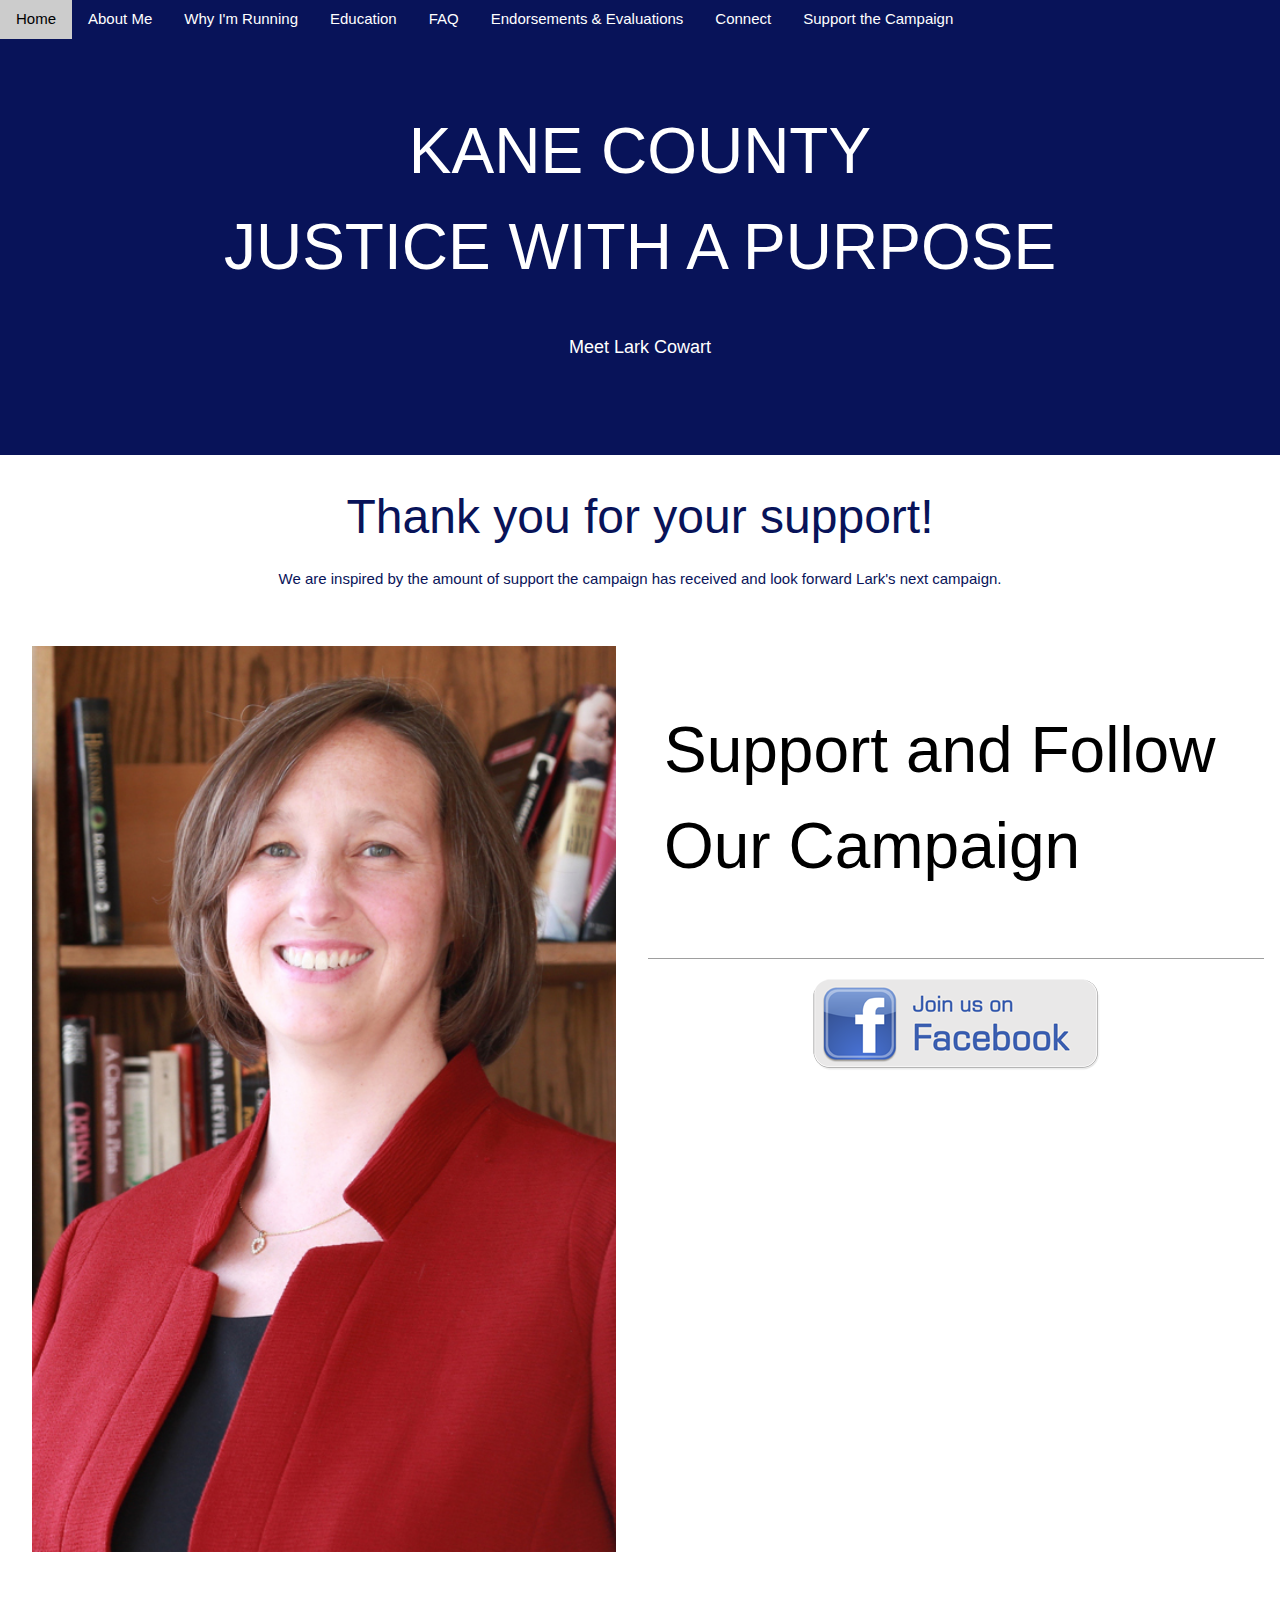
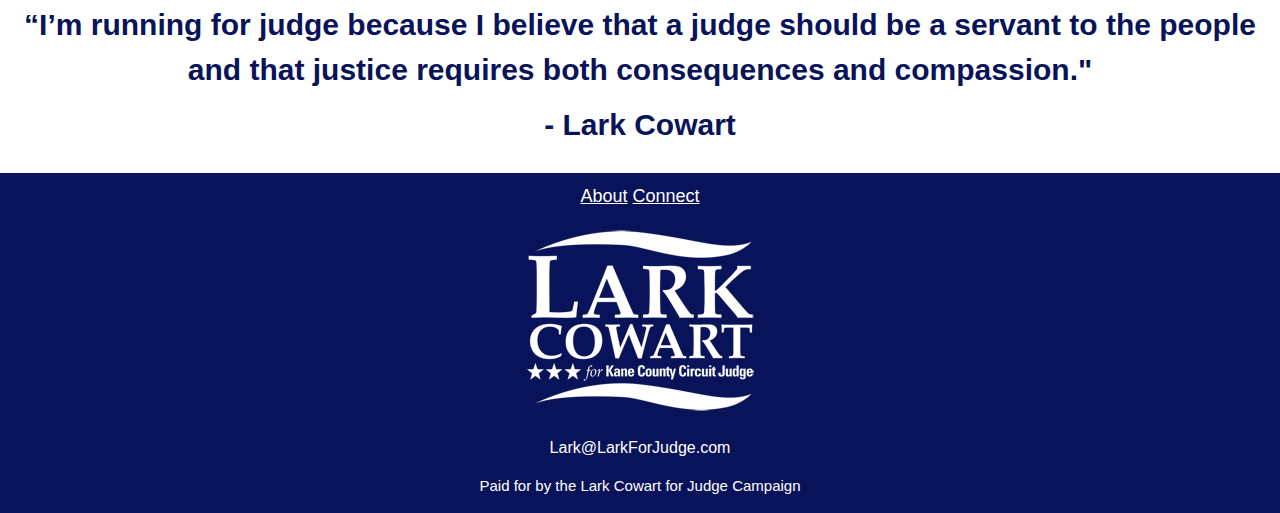
<file: index.html>
<!DOCTYPE html>
<html lang="en">
	<head>
                <!-- Global site tag (gtag.js) - Google Analytics -->
                <script async src="https://www.googletagmanager.com/gtag/js?id=UA-113552208-1"></script>
		<script src="scripts/gtag.js"></script>
		<title>Lark Cowart for Kane County Circuit Judge</title>
		<meta charset="utf-8">
		<meta name="viewport" content="width=device-width, initial-scale=1">
		<!--link rel="stylesheet" type="text/css" href="w3.css"-->
		<link rel="stylesheet" href="https://www.w3schools.com/w3css/4/w3.css">
		<!--link rel="stylesheet" href="https://www.w3schools.com/lib/w3-colors-highway.css"-->
		<link rel="stylesheet" href="larkforjudge.css">
		<script src="scripts/inc.js"></script>
		<script src="scripts/smallmenu.js"></script>

		<!--link rel="stylesheet" href="https://fonts.googleapis.com/css?family=Open+Sans|Roboto">		
		<style>
		.w3-opensans, a, h4, h5, h6 {
		  font-family: 'Open Sans', sans-serif;
		}
		.w3-roboto, h1, h2, h3 {
		  font-family: 'Roboto', sans-serif;
		}
		</style--> 
	</head>
	<body>
		<div w3-include-html="navigation.html"></div>

		<div class="w3-container w3-theme w3-center w3-large">
	  		<p class="w3-jumbo">KANE COUNTY<br>
			JUSTICE WITH A PURPOSE<br>
			<a href="about-me.html" class="w3-button w3-theme w3-center w3-large">Meet Lark Cowart</a><p>
		</div>

		<div class="w3-row-padding">
			<div class="w3-panel w3-text-theme w3-center">
				  <h2 class="w3-xxxlarge">Thank you for your support!</h2>
				    <p>We are inspired by the amount of support the campaign has received and look
				    forward Lark's next campaign.</p>
			</div>
                        <div class="w3-half w3-container">
			</div>
		</div>

		<div class="w3-row-padding">
			<div class="w3-half w3-panel">
				<img src="images/LarkPortrait.jpg" class="w3-padding" alt="Portrait of Lark Cowart" style="width:100%">	
			</div>
			<div class="w3-half w3-panel">
				<div class="w3-container w3-border-bottom w3-border-gray">
					<p class="w3-jumbo">Support and Follow Our Campaign<p>
				</div>
				<div class="w3-panel w3-center">
					<img src="images/facebookIcon2.png" alt="The facebook logo">
				</div>
			</div>
		</div>

		<div class="w3-panel w3-text-theme w3-center"> 
			<h2><b>“I’m running for judge because I believe that a judge should be a servant to the people and that justice requires both consequences and compassion."</b></h2>
			<h2><b> - Lark Cowart</b></h2>
		</div>
		
		<div w3-include-html="footer.html"></div>

		<script>
		includeHTML();
		</script>
	</body>
</html>
</file>
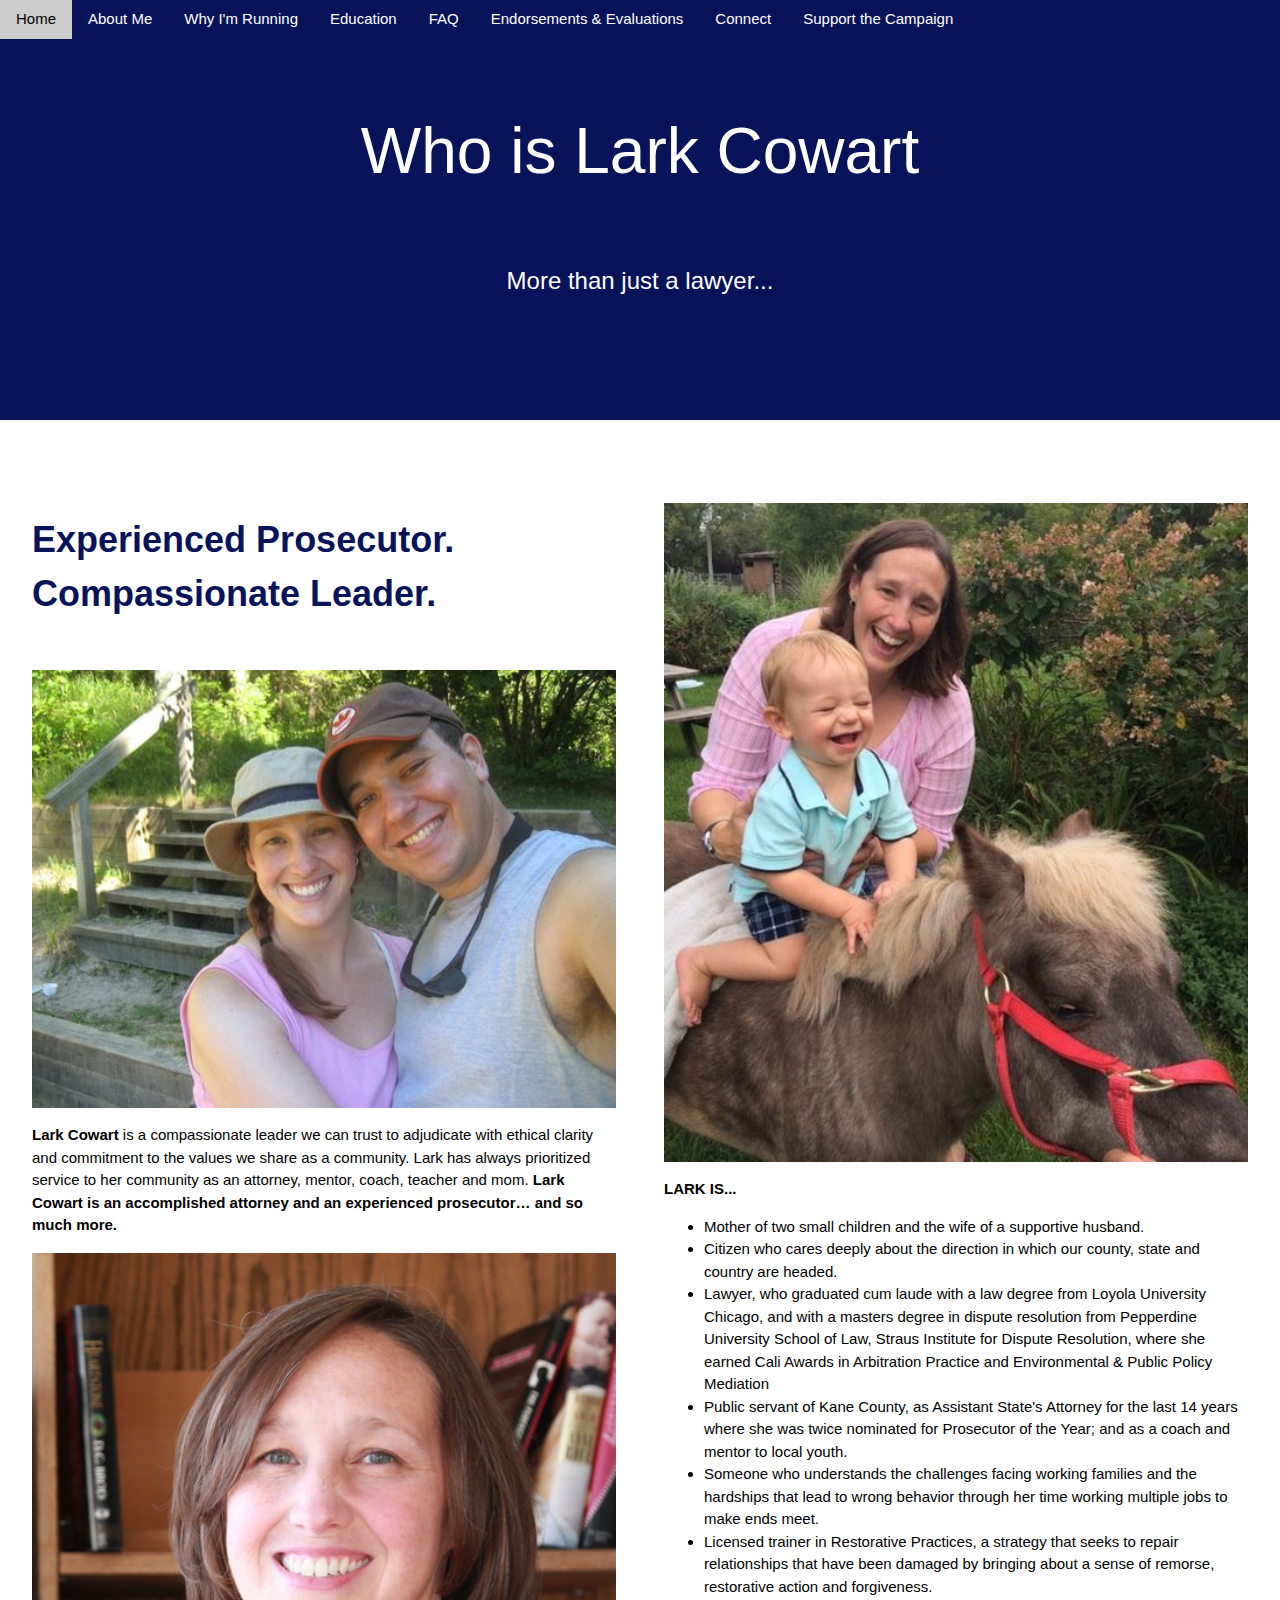
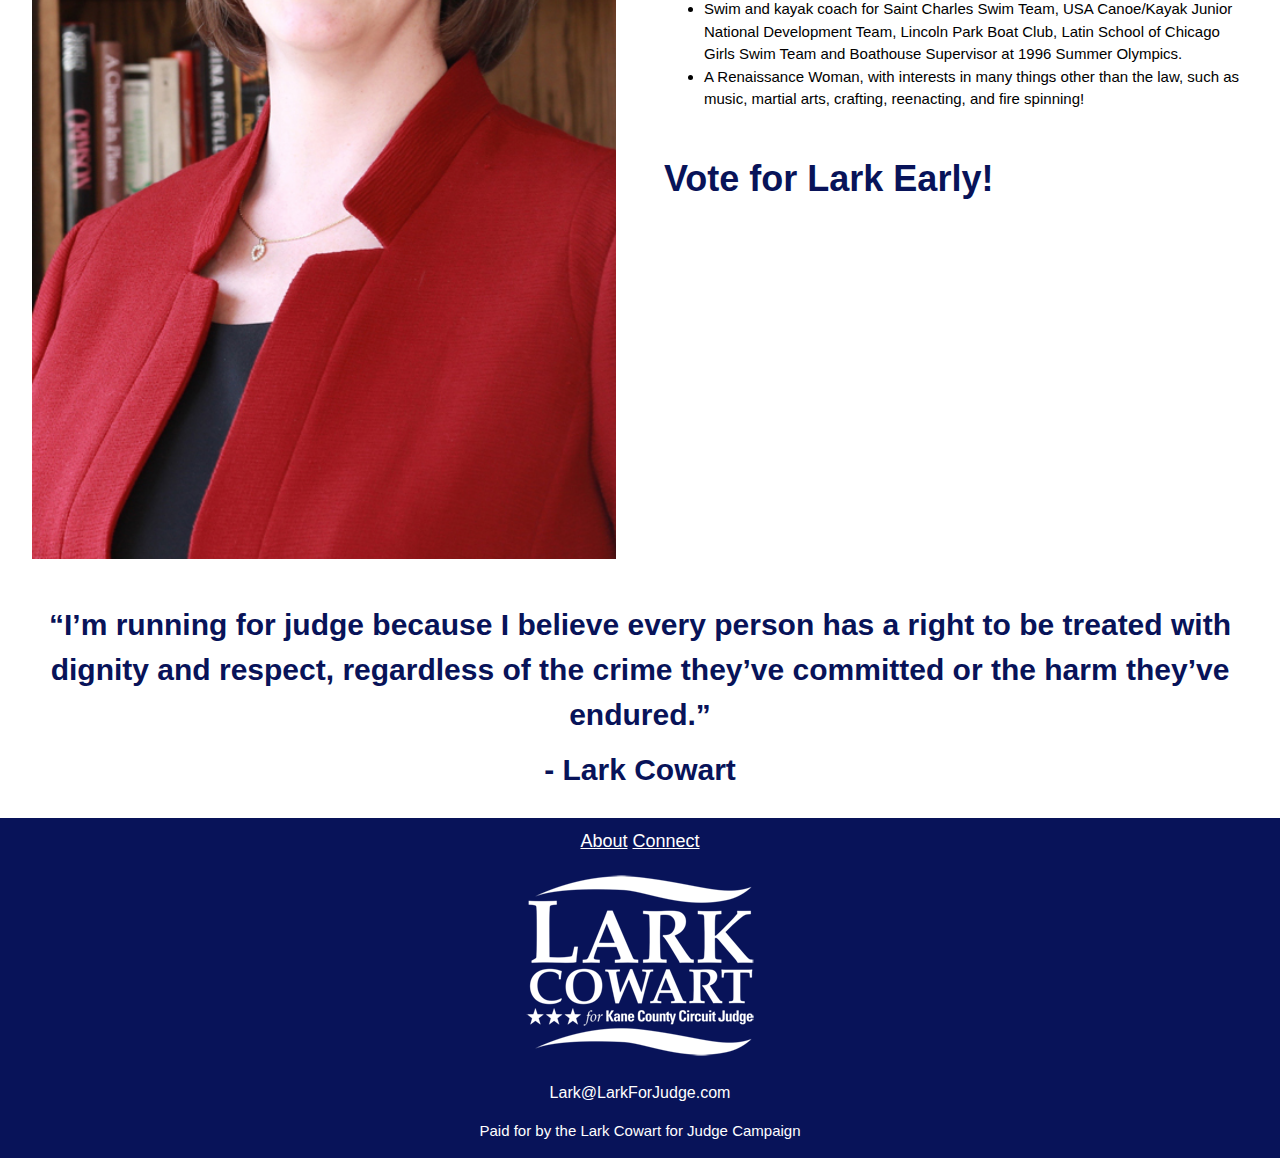
<file: about-me.html>
<!DOCTYPE html>
<html lang="en">
	<head>
                <!-- Global site tag (gtag.js) - Google Analytics -->
                <script async src="https://www.googletagmanager.com/gtag/js?id=UA-113552208-1"></script>
		<script src="scripts/gtag.js"></script>
		<title>Lark Cowart for Kane County Circuit Judge</title>
		<meta charset="utf-8">
		<meta name="viewport" content="width=device-width, initial-scale=1">
		<!--link rel="stylesheet" type="text/css" href="w3.css"-->
		<link rel="stylesheet" href="https://www.w3schools.com/w3css/4/w3.css">
		<!--link rel="stylesheet" href="https://www.w3schools.com/lib/w3-colors-highway.css"-->
		<link rel="stylesheet" href="larkforjudge.css">
		<script src="scripts/inc.js"></script>
		<script src="scripts/smallmenu.js"></script>
	</head>
	<body>
		<div w3-include-html="navigation.html"></div>

		<div class="w3-container w3-theme w3-center w3-jumbo">
	  		<p>Who is Lark Cowart</p>
	  		<p class="w3-xlarge">More than just a lawyer...</p><br>
		</div>

		<br><br><br>

		<div class="w3-row-padding">

			<div class="w3-half w3-container">
			  <div class="w3-panel w3-text-theme">
			    <h1><b>Experienced Prosecutor. Compassionate Leader.</b></h1><br>
			  </div>

			  <div class="w3-panel"> 
			    <img src="images/lark-husband.jpg" alt="Lark Cowart's husband" style="width:100%">	
			  </div>

			  <div class="w3-panel">
			    <b>Lark Cowart</b> is a compassionate leader we can trust to adjudicate with ethical clarity and commitment to the values we share as a community. Lark has always prioritized service to her community as an attorney, mentor, coach, teacher and mom. <b>Lark Cowart is an accomplished attorney and an experienced prosecutor… and so much more.</b>
			  </div>

			  <div class="w3-panel"> 
			    <!--img src="images/LarkPortrait.jpg" alt="Portrait of Lark Cowart" class="w3-image"-->	
			    <img src="images/LarkPortrait.jpg" alt="Portrait of Lark Cowart" style="width:100%">	
			  </div>

			</div>

			<div class="w3-half w3-container">
			  <div class="w3-panel"> 
			    <img src="images/lark-kid.jpg" alt="Lark Cowart's son" style="width:100%">	
			  </div>

			  <div class="w3-panel">
			    <b>LARK IS...</b>
			    <ul>
			      <li>Mother of two small children and the wife of a supportive husband.</li>
			      <li>Citizen who cares deeply about the direction in which our county, state and country are headed.</li>
			      <li>Lawyer, who graduated cum laude with a law degree from Loyola University Chicago, and with a masters degree in dispute resolution from Pepperdine University School of Law, Straus Institute for Dispute Resolution, where she earned Cali Awards in Arbitration Practice and Environmental &amp Public Policy Mediation</li>
			      <li>Public servant of Kane County, as  Assistant State's Attorney for the last 14 years where she was twice nominated for Prosecutor of the Year; and as a coach and mentor to local youth.</li>
			      <li>Someone who understands the challenges facing working families and the hardships that lead to wrong behavior through her time working multiple jobs to make ends meet.</li>
			      <li>Licensed trainer in Restorative Practices, a strategy that seeks to repair relationships that have been damaged by bringing about a sense of remorse, restorative action and forgiveness.</li>
			      <li>Swim and kayak coach for Saint Charles Swim Team, USA Canoe/Kayak Junior National Development Team, Lincoln Park Boat Club, Latin School of Chicago Girls Swim Team and Boathouse Supervisor at 1996 Summer Olympics.</li>
			      <li>A Renaissance Woman, with interests in many things other than the law, such as music, martial arts, crafting, reenacting, and fire spinning!</li>
			    </ul>
			  </div>
			  
			  <div class="w3-panel w3-text-theme">
			    <h1><b>Vote for Lark Early!</b></h1>
			  </div>

			</div>

		</div>

		<div class="w3-panel w3-text-theme w3-center"> 
			<h2><b>“I’m running for judge because I believe every person has a right to be treated with dignity and respect, regardless of the crime they’ve committed or the harm they’ve endured.”</b></h2>
			<h2><b> - Lark Cowart</b></h2>
		</div>
		
		<div w3-include-html="footer.html"></div>

		<script>
		includeHTML();
		</script>
	</body>
</html>
</file>
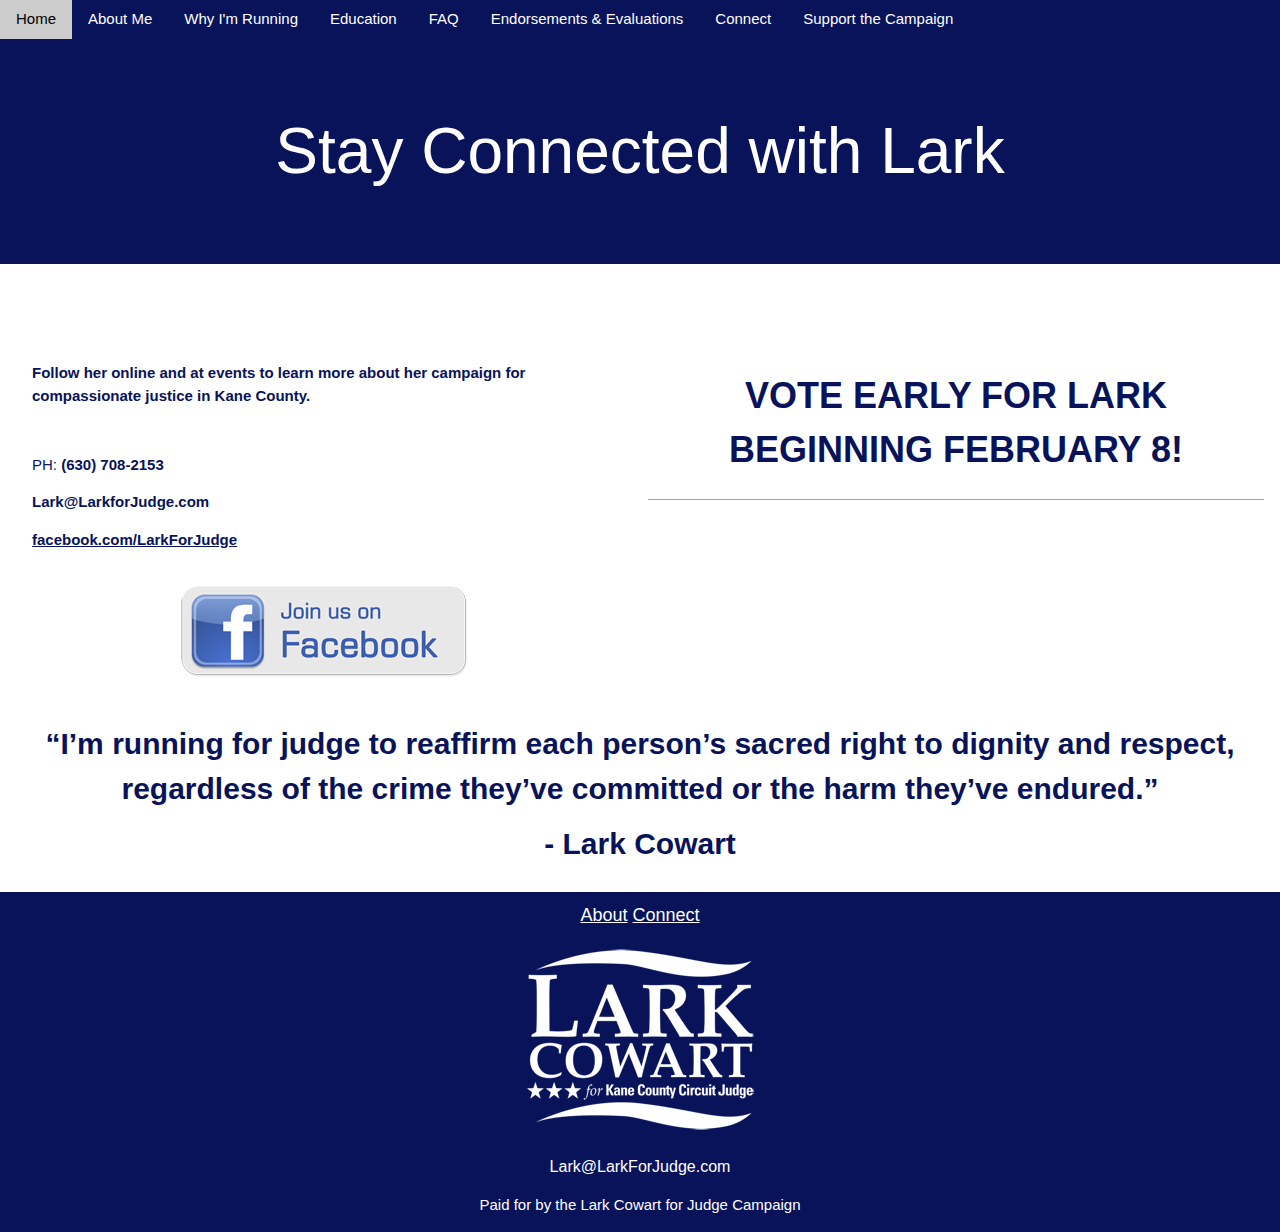
<file: connect.html>
<!DOCTYPE html>
<html lang="en">
	<head>
                <!-- Global site tag (gtag.js) - Google Analytics -->
                <script async src="https://www.googletagmanager.com/gtag/js?id=UA-113552208-1"></script>
		<script src="scripts/gtag.js"></script>
		<title>Lark Cowart for Kane County Circuit Judge</title>
		<meta charset="utf-8">
		<meta name="viewport" content="width=device-width, initial-scale=1">
		<!--link rel="stylesheet" type="text/css" href="w3.css"-->
		<link rel="stylesheet" href="https://www.w3schools.com/w3css/4/w3.css">
		<!--link rel="stylesheet" href="https://www.w3schools.com/lib/w3-colors-highway.css"-->
		<link rel="stylesheet" href="larkforjudge.css">
		<script src="scripts/inc.js"></script>
		<script src="scripts/smallmenu.js"></script>
	</head>
	<body>
		<div w3-include-html="navigation.html"></div>

		<div class="w3-container w3-theme w3-center w3-jumbo">
	  		<p>Stay Connected with Lark</p>
		</div>

		<br><br><br>

		<div class="w3-row-padding">

			<div class="w3-half w3-container">
			  <div class="w3-panel w3-text-theme">
				  <p><b>Follow her online and at events to learn more about her campaign for compassionate justice in Kane County.</b></p>
			  </div>
			     
			  <div class="w3-panel w3-text-theme">
				  <p>PH: <b>(630) 708-2153</b></p>

				  <p><b>Lark@LarkforJudge.com</b></p>

				  <p><b><a href="facebook.com/LarkForJudge">facebook.com/LarkForJudge</a></b></p>
			  </div>

			  <div class="w3-panel w3-center"> 
			    <img src="images/facebookIcon2.png" alt="The facebook logo">	
			  </div>

			</div>

			<div class="w3-half w3-container">
			  <div class="w3-panel w3-text-theme w3-padding-large w3-center w3-border-bottom w3-border-gray">
				  <h1><b>VOTE EARLY FOR LARK BEGINNING FEBRUARY 8!</b></h1>
			  </div>
			</div>

		</div>

		<div class="w3-panel w3-text-theme w3-center"> 
			<h2><b>“I’m running for judge to reaffirm each person’s sacred right to dignity and respect, regardless of the crime they’ve committed or the harm they’ve endured.”</b></h2>
			<h2><b> - Lark Cowart</b></h2>
		</div>
		
		<div w3-include-html="footer.html"></div>

		<script>
		includeHTML();
		</script>
	</body>
</html>
</file>
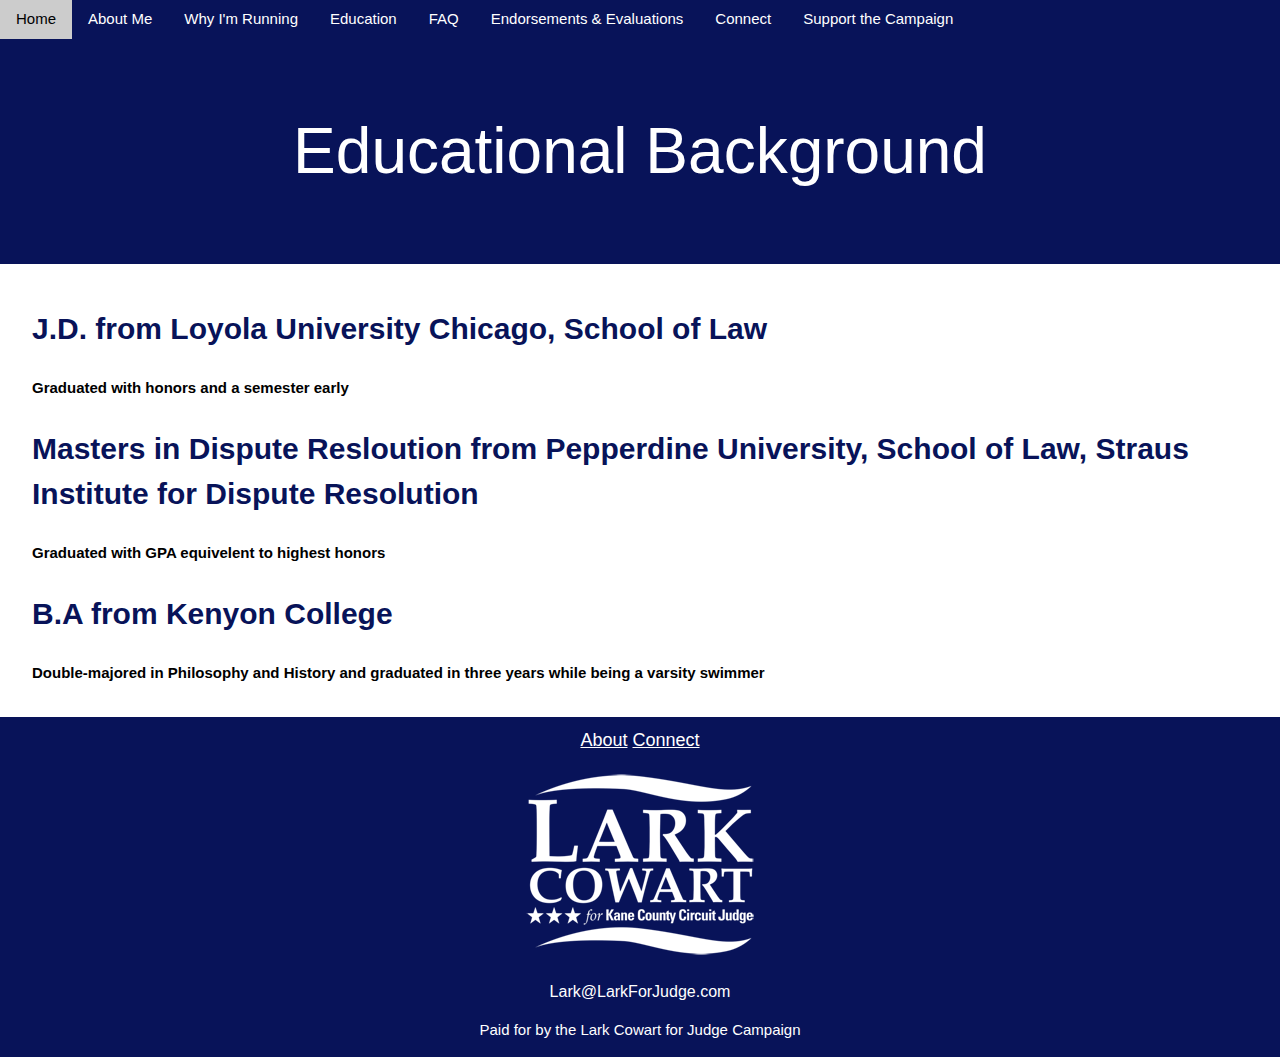
<file: education.html>
<!DOCTYPE html>
<html lang="en">
	<head>
                <!-- Global site tag (gtag.js) - Google Analytics -->
                <script async src="https://www.googletagmanager.com/gtag/js?id=UA-113552208-1"></script>
		<script src="scripts/gtag.js"></script>
		<title>Lark Cowart for Kane County Circuit Judge</title>
		<meta charset="utf-8">
		<meta name="viewport" content="width=device-width, initial-scale=1">
		<!--link rel="stylesheet" type="text/css" href="w3.css"-->
		<link rel="stylesheet" href="https://www.w3schools.com/w3css/4/w3.css">
		<!--link rel="stylesheet" href="https://www.w3schools.com/lib/w3-colors-highway.css"-->
		<link rel="stylesheet" href="larkforjudge.css">
		<script src="scripts/inc.js"></script>
		<script src="scripts/smallmenu.js"></script>
	</head>
	<body>
		<div w3-include-html="navigation.html"></div>

		<div class="w3-container w3-theme w3-center w3-jumbo">
	  		<p>Educational Background</p>
		</div>

		<div class="w3-panel">
		  	<div class="w3-panel w3-text-theme">
		  		<h2><b>J.D. from Loyola University Chicago, School of Law</b></h2>
		  	</div>
			<div class="w3-panel">
				<b>Graduated with honors and a semester early</b>
			</div>

		  	<div class="w3-panel w3-text-theme">
		  		<h2><b>Masters in Dispute Resloution from Pepperdine University, School of Law, Straus Institute for Dispute Resolution</b></h2>
		  	</div>
			<div class="w3-panel">
				<b>Graduated with GPA equivelent to highest honors</b>
			</div>

		  	<div class="w3-panel w3-text-theme">
		  		<h2><b>B.A from Kenyon College</b></h2>
		  	</div>
			<div class="w3-panel">
				<b>Double-majored in Philosophy and History and graduated in three years while being a varsity swimmer</b>
			</div>
		</div>
			  
		<div w3-include-html="footer.html"></div>

		<script>
		includeHTML();
		</script>
	</body>
</html>
</file>
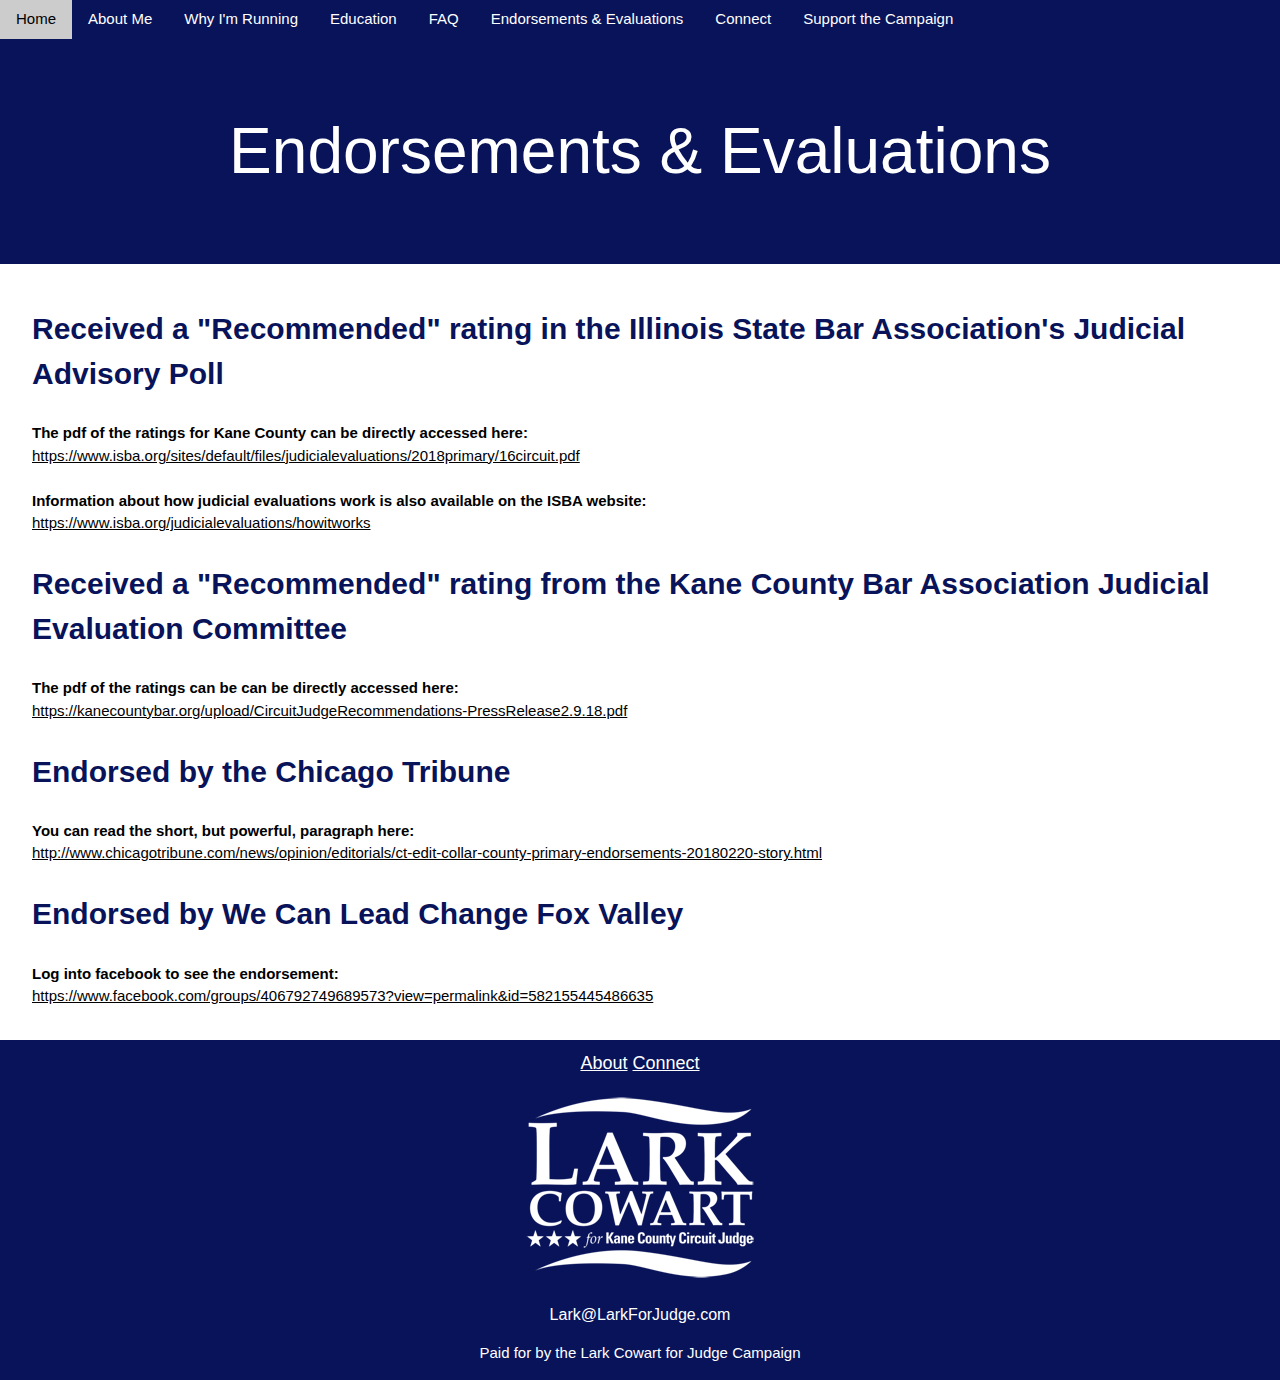
<file: endorsements-evaluations.html>
<!DOCTYPE html>
<html lang="en">
	<head>
                <!-- Global site tag (gtag.js) - Google Analytics -->
                <script async src="https://www.googletagmanager.com/gtag/js?id=UA-113552208-1"></script>
		<script src="scripts/gtag.js"></script>
		<title>Lark Cowart for Kane County Circuit Judge</title>
		<meta charset="utf-8">
		<meta name="viewport" content="width=device-width, initial-scale=1">
		<!--link rel="stylesheet" type="text/css" href="w3.css"-->
		<link rel="stylesheet" href="https://www.w3schools.com/w3css/4/w3.css">
		<!--link rel="stylesheet" href="https://www.w3schools.com/lib/w3-colors-highway.css"-->
		<link rel="stylesheet" href="larkforjudge.css">
		<script src="scripts/inc.js"></script>
		<script src="scripts/smallmenu.js"></script>
	</head>
	<body>
		<div w3-include-html="navigation.html"></div>

		<div class="w3-container w3-theme w3-center w3-jumbo">
	  		<p>Endorsements &amp Evaluations</p>
		</div>

		<div class="w3-panel">
		  	<div class="w3-panel w3-text-theme">
		  		<h2><b>Received a "Recommended" rating in the Illinois State Bar Association's Judicial Advisory Poll</b></h2>
		  	</div>
			<div class="w3-panel">
				<b>The pdf of the ratings for Kane County can be directly accessed here:</b><br>
				<a href="https://www.isba.org/sites/default/files/judicialevaluations/2018primary/16circuit.pdf">https://www.isba.org/sites/default/files/judicialevaluations/2018primary/16circuit.pdf</a><br>
				<br>
				<b>Information about how judicial evaluations work is also available on the ISBA website:</b><br>
				<a href="https://www.isba.org/judicialevaluations/howitworks">https://www.isba.org/judicialevaluations/howitworks</a><br>
			</div>

		  	<div class="w3-panel w3-text-theme">
		  		<h2><b>Received a "Recommended" rating from the Kane County Bar Association Judicial Evaluation Committee</b></h2>
		  	</div>
			<div class="w3-panel">
				<b>The pdf of the ratings can be can be directly accessed here:</b><br>
				<a href="https://kanecountybar.org/upload/CircuitJudgeRecommendations-PressRelease2.9.18.pdf">https://kanecountybar.org/upload/CircuitJudgeRecommendations-PressRelease2.9.18.pdf</a>
			</div>

		  	<div class="w3-panel w3-text-theme">
		  		<h2><b>Endorsed by the Chicago Tribune</b></h2>
		  	</div>
			<div class="w3-panel">
				<b>You can read the short, but powerful, paragraph here:</b><br>
<a href="http://www.chicagotribune.com/news/opinion/editorials/ct-edit-collar-county-primary-endorsements-20180220-story.html">http://www.chicagotribune.com/news/opinion/editorials/ct-edit-collar-county-primary-endorsements-20180220-story.html</a>
			</div>

		  	<div class="w3-panel w3-text-theme">
		  		<h2><b>Endorsed by We Can Lead Change Fox Valley</b></h2>
		  	</div>
			<div class="w3-panel">
				<b>Log into facebook to see the endorsement:</b><br>
<a href="https://www.facebook.com/groups/406792749689573?view=permalink&id=582155445486635">https://www.facebook.com/groups/406792749689573?view=permalink&id=582155445486635</a>
			</div>
		</div>
			  
		<div w3-include-html="footer.html"></div>

		<script>
		includeHTML();
		</script>
	</body>
</html>
</file>
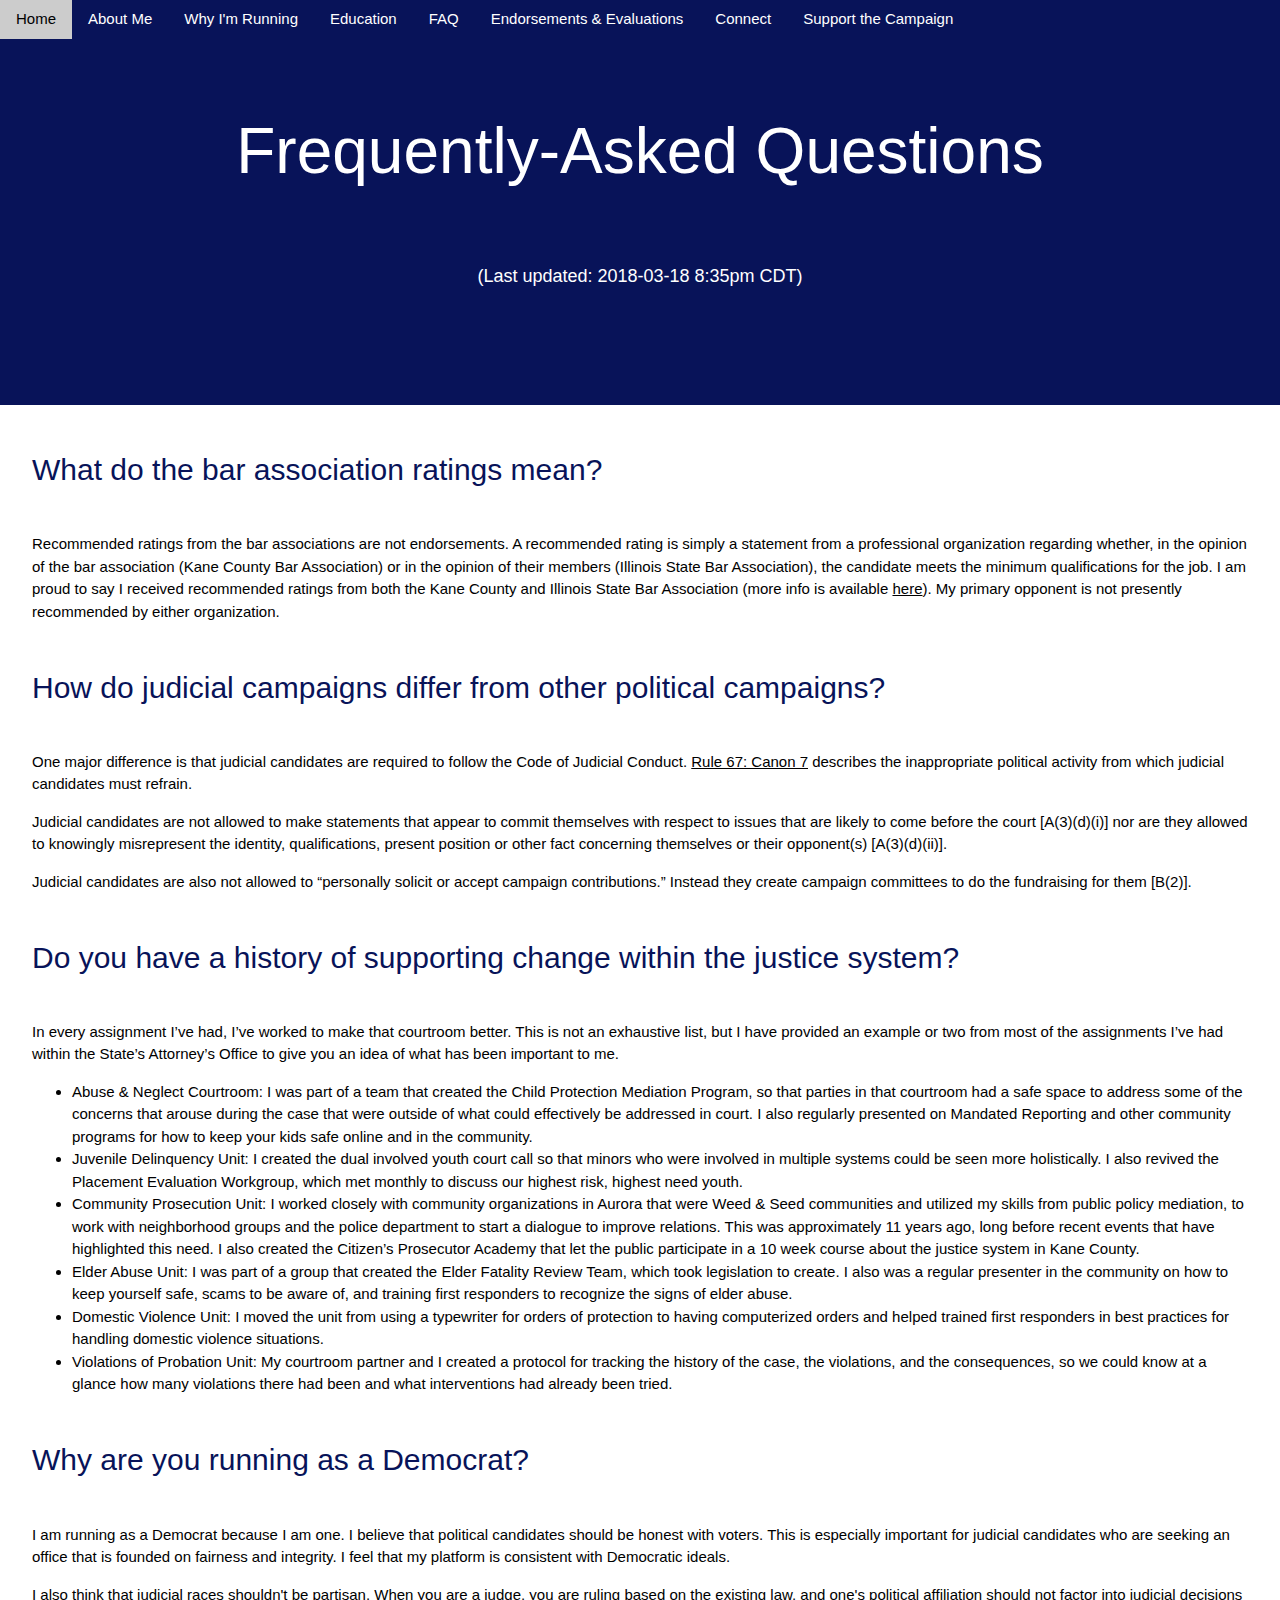
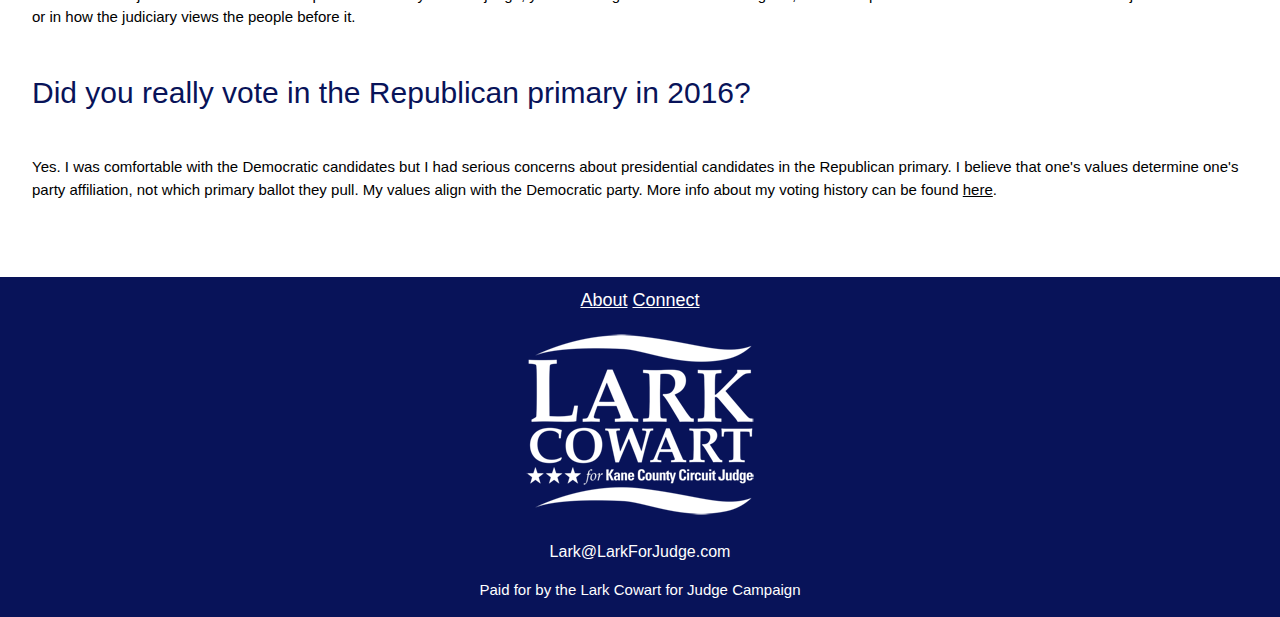
<file: faq.html>
<!DOCTYPE html>
<html lang="en">
	<head>
                <!-- Global site tag (gtag.js) - Google Analytics -->
                <script async src="https://www.googletagmanager.com/gtag/js?id=UA-113552208-1"></script>
		<script src="scripts/gtag.js"></script>
		<title>Lark Cowart for Kane County Circuit Judge</title>
		<meta charset="utf-8">
		<meta name="viewport" content="width=device-width, initial-scale=1">
		<!--link rel="stylesheet" type="text/css" href="w3.css"-->
		<link rel="stylesheet" href="https://www.w3schools.com/w3css/4/w3.css">
		<!--link rel="stylesheet" href="https://www.w3schools.com/lib/w3-colors-highway.css"-->
		<link rel="stylesheet" href="larkforjudge.css">
		<script src="scripts/inc.js"></script>
		<script src="scripts/smallmenu.js"></script>
	</head>
	<body>
		<div w3-include-html="navigation.html"></div>

		<div class="w3-container w3-theme w3-center w3-jumbo">
	  		<p>Frequently-Asked Questions</p>
	  		<p class="w3-large">(Last updated: 2018-03-18 8:35pm CDT)</p><br>
		</div>

		<div class="w3-panel">
		  	<div class="w3-panel w3-text-theme">
		  		<h2>What do the bar association ratings mean?</h2>
		  	</div>
			<div class="w3-container">
				<p>Recommended ratings from the bar associations are not endorsements. A recommended rating is simply a statement from a professional organization regarding whether, in the opinion of the bar association (Kane County Bar Association) or in the opinion of their members (Illinois State Bar Association), the candidate meets the minimum qualifications for the job. I am proud to say I received recommended ratings from both the Kane County and Illinois State Bar Association (more info is available <a href="endorsements-evaluations.html">here</a>). My primary opponent is not presently recommended by either organization.</p>
			</div>

		  	<div class="w3-panel w3-text-theme">
				<h2>How do judicial campaigns differ from other political campaigns?</h2>
		  	</div>
			<div class="w3-container">
				<p>One major difference is that judicial candidates are required to follow the Code of Judicial Conduct. <a href="https://www2.illinois.gov/sites/jib/Pages/Code.aspx#qst9">Rule 67: Canon 7</a> describes the inappropriate political activity from which judicial candidates must refrain.</p>
				<p>Judicial candidates are not allowed to make statements that appear to commit themselves with respect to issues that are likely to come before the court [A(3)(d)(i)] nor are they allowed to knowingly misrepresent the identity, qualifications, present position or other fact concerning themselves or their opponent(s) [A(3)(d)(ii)].</p>
				<p>Judicial candidates are also not allowed to “personally solicit or accept campaign contributions.” Instead they create campaign committees to do the fundraising for them [B(2)].</p>
			</div>

		  	<div class="w3-panel w3-text-theme">
				<h2>Do you have a history of supporting change within the justice system?</h2>
		  	</div>
			<div class="w3-container">
				<p>In every assignment I’ve had, I’ve worked to make that courtroom better.  This is not an exhaustive list, but I have provided an example or two from most of the assignments I’ve had within the State’s Attorney’s Office to give you an idea of what has been important to me.</p>
				<ul>
					<li>Abuse &amp Neglect Courtroom:  I was part of a team that created the Child Protection Mediation Program, so that parties in that courtroom had a safe space to address some of the concerns that arouse during the case that were outside of what could effectively be addressed in court.  I also regularly presented on Mandated Reporting and other community programs for how to keep your kids safe online and in the community.</li>
					<li>Juvenile Delinquency Unit:  I created the dual involved youth court call so that minors who were involved in multiple systems could be seen more holistically.  I also revived the Placement Evaluation Workgroup, which met monthly to discuss our highest risk, highest need youth.</li>
					<li>Community Prosecution Unit: I worked closely with community organizations in Aurora that were Weed &amp Seed communities and utilized my skills from public policy mediation, to work with neighborhood groups and the police department to start a dialogue to improve relations.  This was approximately 11 years ago, long before recent events that have highlighted this need.  I also created the Citizen’s Prosecutor Academy that let the public participate in a 10 week course about the justice system in Kane County.</li>
					<li>Elder Abuse Unit:  I was part of a group that created the Elder Fatality Review Team, which took legislation to create.  I also was a regular presenter in the community on how to keep yourself safe, scams to be aware of, and training first responders to recognize the signs of elder abuse.</li> 
					<li>Domestic Violence Unit: I moved the unit from using a typewriter for orders of protection to having computerized orders and helped trained first responders in best practices for handling domestic violence situations.</li>
					<li>Violations of Probation Unit:  My courtroom partner and I created a protocol for tracking the history of the case, the violations, and the consequences, so we could know at a glance how many violations there had been and what interventions had already been tried.</li>
				</ul>
			</div>
		  	<div class="w3-panel w3-text-theme">
				<h2>Why are you running as a Democrat?</h2>
		  	</div>
			<div class="w3-container">
				<p>I am running as a Democrat because I am one.  I believe that political candidates should be honest with voters.  This is especially important for judicial candidates who are seeking an office that is founded on fairness and integrity.  I feel that my platform is consistent with Democratic ideals.</p>
				
				<p>I also think that judicial races shouldn't be partisan.  When you are a judge, you are ruling based on the existing law, and one's political affiliation should not factor into judicial decisions or in how the judiciary views the people before it.</p>
			</div>
		  	<div class="w3-panel w3-text-theme">
				<h2>Did you really vote in the Republican primary in 2016?</h2>
		  	</div>
			<div class="w3-container">
				<p>Yes. I was comfortable with the Democratic candidates but I had serious concerns about presidential candidates in the Republican primary.  I believe that one's values determine one's party affiliation, not which primary ballot they pull.  My values align with the Democratic party.  More info about my voting history can be found <a href="voting-history.html">here</a>.</p>
			</div>
		</div>
		<br><br>
			  
		<div w3-include-html="footer.html"></div>

		<script>
		includeHTML();
		</script>
	</body>
</html>
</file>
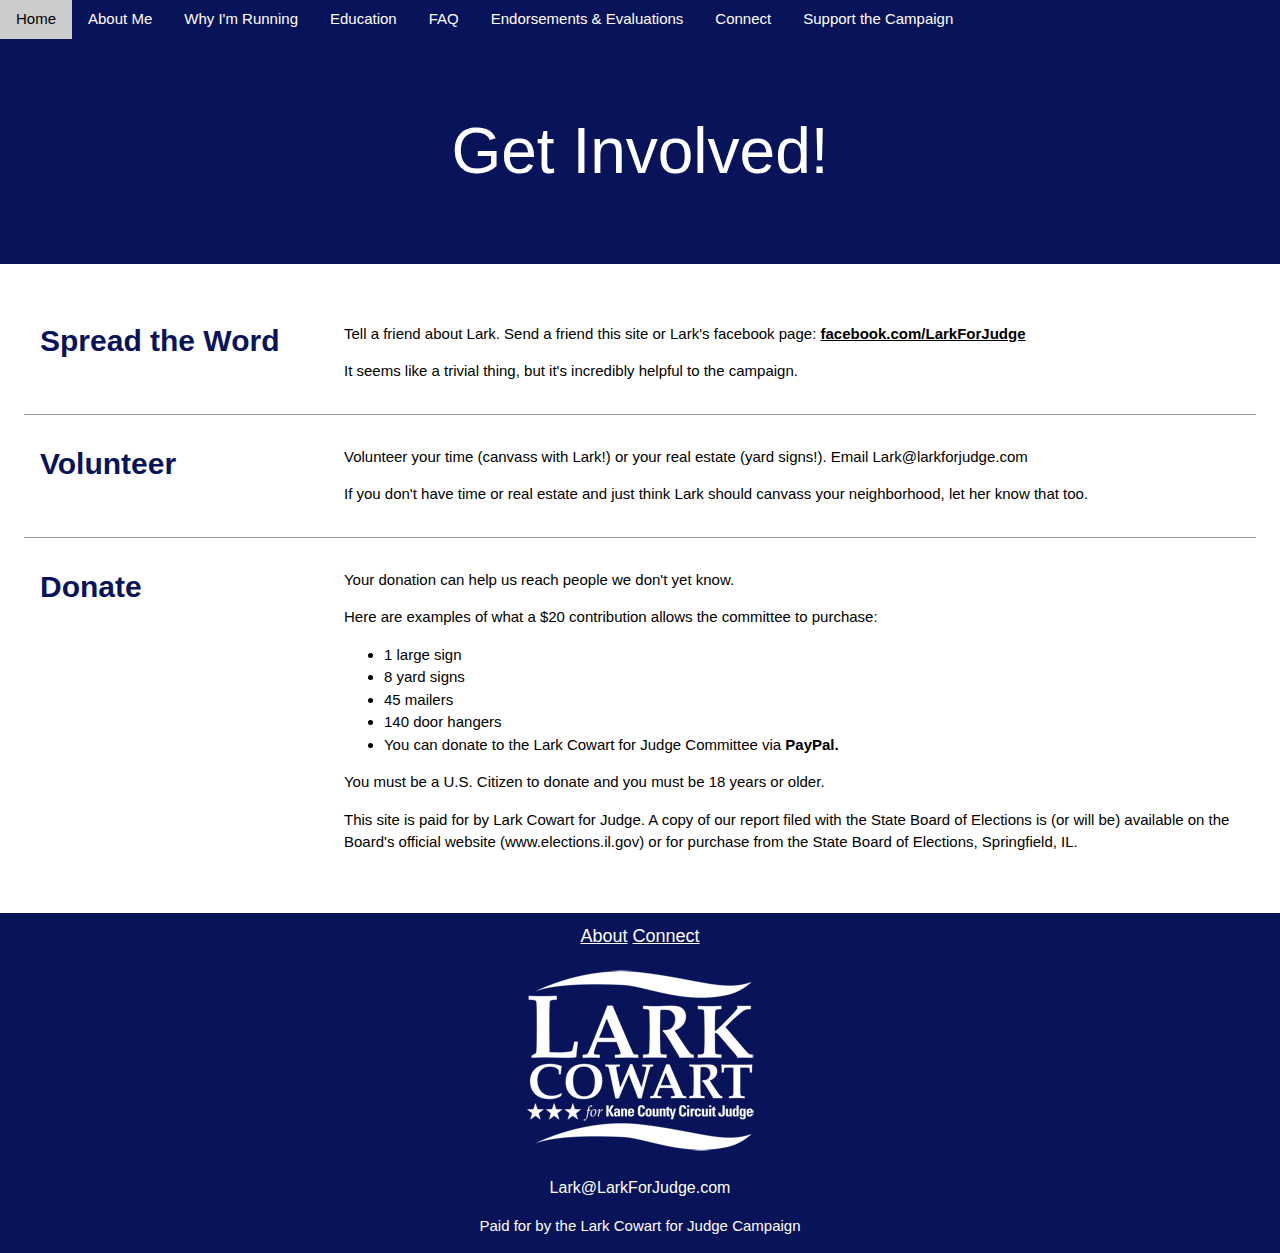
<file: support.html>
<!DOCTYPE html>
<html lang="en">
	<head>
                <!-- Global site tag (gtag.js) - Google Analytics -->
                <script async src="https://www.googletagmanager.com/gtag/js?id=UA-113552208-1"></script>
		<script src="scripts/gtag.js"></script>
		<title>Lark Cowart for Kane County Circuit Judge</title>
		<meta charset="utf-8">
		<meta name="viewport" content="width=device-width, initial-scale=1">
		<!--link rel="stylesheet" type="text/css" href="w3.css"-->
		<link rel="stylesheet" href="https://www.w3schools.com/w3css/4/w3.css">
		<!--link rel="stylesheet" href="https://www.w3schools.com/lib/w3-colors-highway.css"-->
		<link rel="stylesheet" href="larkforjudge.css">
		<script src="scripts/inc.js"></script>
		<script src="scripts/smallmenu.js"></script>
	</head>
	<body>
		<div w3-include-html="navigation.html"></div>

		<div class="w3-container w3-theme w3-center w3-jumbo">
	  		<p>Get Involved!</p>
		</div>

		<div class="w3-panel w3-padding-large">
		<div class="w3-row-padding w3-border-bottom w3-border-gray">
		    <div class="w3-quarter w3-panel w3-text-theme">
		  		<h2><b>Spread the Word</b></h2>
		    </div>
		    <div class="w3-threequarter w3-panel">
			    <p>Tell a friend about Lark.  Send a friend this site or Lark's facebook page: <b><a href="facebook.com/LarkForJudge">facebook.com/LarkForJudge</a></b></p>
			    <p>It seems like a trivial thing, but it's incredibly helpful to the campaign.</p>
		    </div>
		</div>
			  
		<div class="w3-row-padding w3-border-bottom w3-border-gray">
		    <div class="w3-quarter w3-panel w3-text-theme">
		  		<h2><b>Volunteer</b></h2>
		    </div>
		    <div class="w3-threequarter w3-panel">
			    <p>Volunteer your time (canvass with Lark!) or your real estate (yard signs!).  Email Lark@larkforjudge.com</p>
			    <p>If you don't have time or real estate and just think Lark should canvass your neighborhood, let her know that too.</p>
		    </div>
		</div>
			  
		<div class="w3-row-padding">
		    <div class="w3-quarter w3-panel w3-text-theme">
		  		<h2><b>Donate</b></h2>
		    </div>
		    <div class="w3-threequarter w3-panel">
			    <p>Your donation can help us reach people we don't yet know.</p>
			    <p>Here are examples of what a $20 contribution allows the committee to purchase:
			    <ul>
				    <li>1 large sign</li>
				    <li>8 yard signs</li>
				    <li>45 mailers</li>
				    <li>140 door hangers</li>
				    <li>You can donate to the Lark Cowart for Judge Committee via <b><!--a href="https://www.paypal.com/cgi-bin/webscr?cmd=_s-xclick&hosted_button_id=QYQJHXTSK8UQ8">PayPal</a-->PayPal.</b></li>
			    </ul>
			    </p>
			    <p>You must be a U.S. Citizen to donate and you must be 18 years or older.</p>

			    <p>This site is paid for by Lark Cowart for Judge.  A copy of our report filed with the State Board of Elections is (or will be) available on the Board's official website (www.elections.il.gov) or for purchase from the State Board of Elections, Springfield, IL.</p>
		    </div>
		</div>
		</div>
			  
		<div w3-include-html="footer.html"></div>

		<script>
		includeHTML();
		</script>
	</body>
</html>
</file>
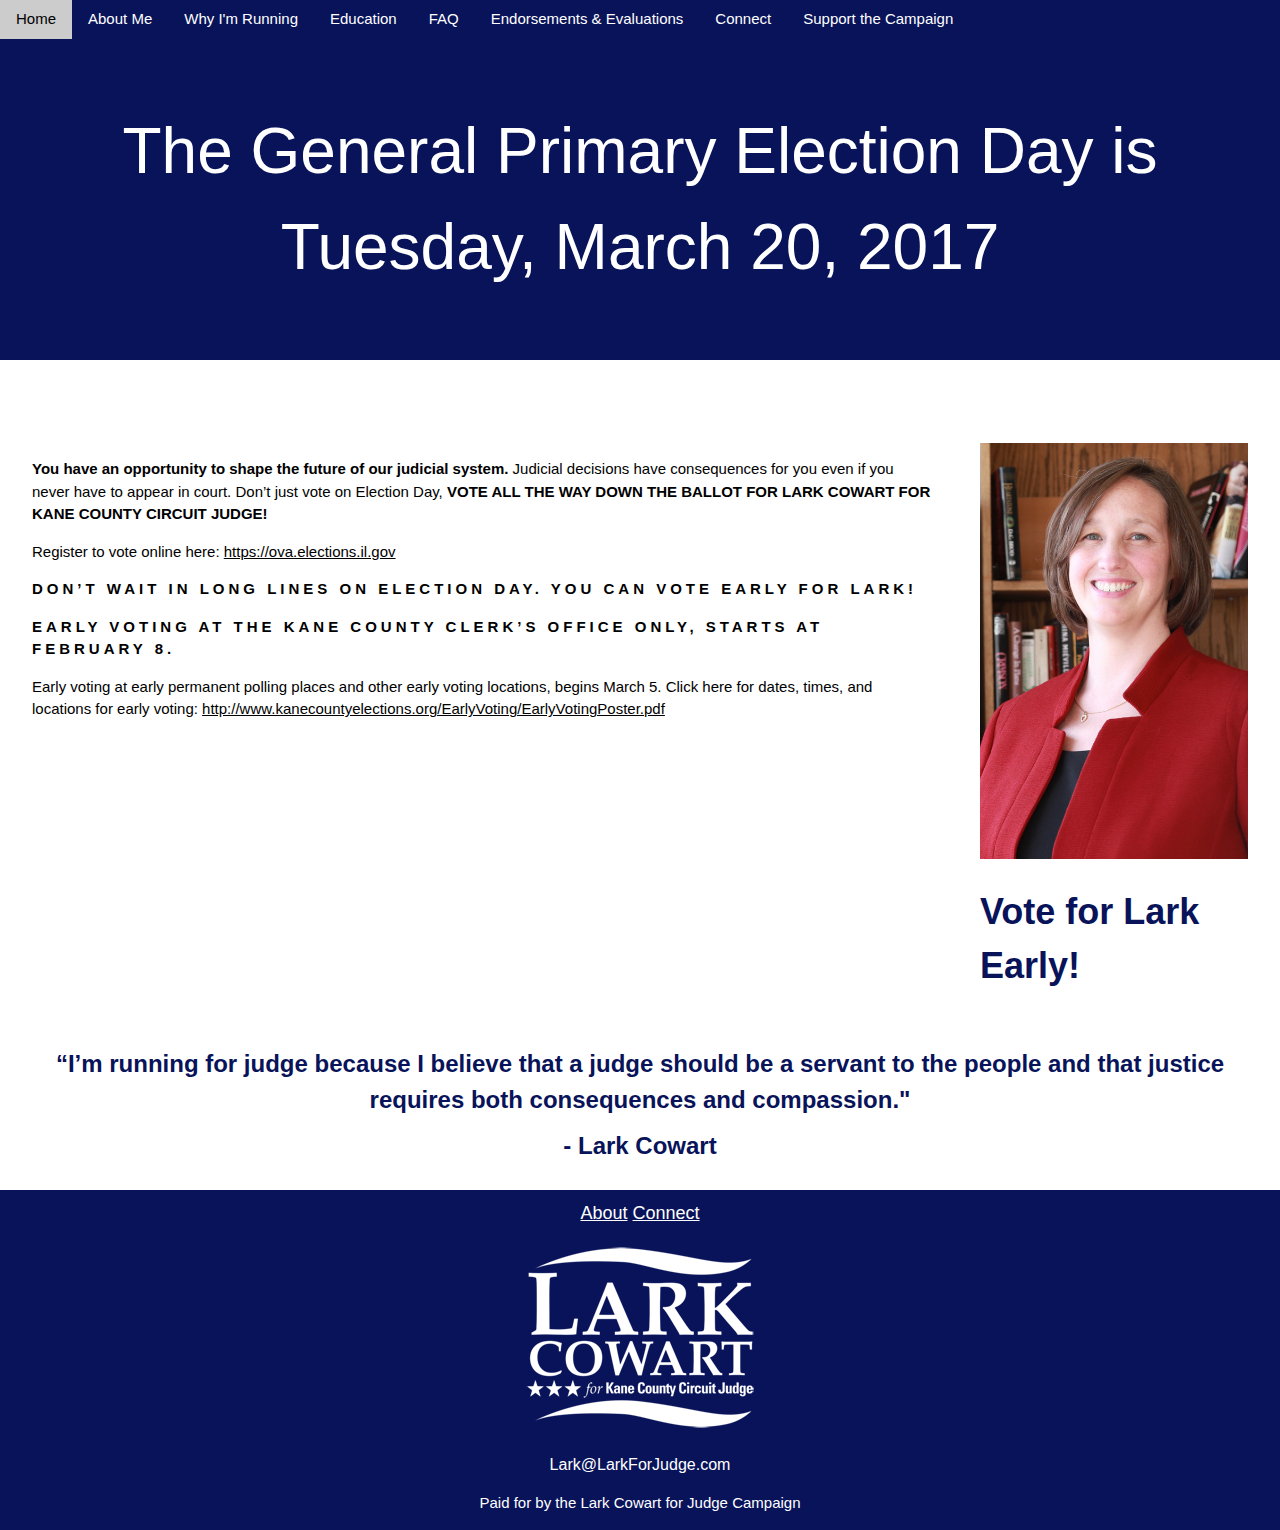
<file: vote.html>
<!DOCTYPE html>
<html lang="en">
	<head>
                <!-- Global site tag (gtag.js) - Google Analytics -->
                <script async src="https://www.googletagmanager.com/gtag/js?id=UA-113552208-1"></script>
		<script src="scripts/gtag.js"></script>
		<title>Lark Cowart for Kane County Circuit Judge</title>
		<meta charset="utf-8">
		<meta name="viewport" content="width=device-width, initial-scale=1">
		<!--link rel="stylesheet" type="text/css" href="w3.css"-->
		<link rel="stylesheet" href="https://www.w3schools.com/w3css/4/w3.css">
		<!--link rel="stylesheet" href="https://www.w3schools.com/lib/w3-colors-highway.css"-->
		<link rel="stylesheet" href="larkforjudge.css">
		<script src="scripts/inc.js"></script>
		<script src="scripts/smallmenu.js"></script>
	</head>
	<body>
		<div w3-include-html="navigation.html"></div>

		<div class="w3-container w3-theme w3-center w3-jumbo">
	  		<p>The General Primary Election Day is Tuesday, March 20, 2017</p>
		</div>

		<br><br><br>

		<div class="w3-row-padding">

			<div class="w3-threequarter w3-container">
			  <div class="w3-panel">
				  <p><b>You have an opportunity to shape the future of our judicial system.</b> Judicial decisions have consequences for you even if you never have to appear in court. Don’t just vote on Election Day, <b>VOTE ALL THE WAY DOWN THE BALLOT FOR LARK COWART FOR KANE COUNTY CIRCUIT JUDGE!</b></p>
				  <p>Register to vote online here: <a href="https://ova.elections.il.gov">https://ova.elections.il.gov</a><p>
				  <p class="w3-wide"><b>DON’T WAIT IN LONG LINES ON ELECTION DAY. YOU CAN VOTE EARLY FOR LARK!</b></p>
				  <p class="w3-wide"><b>EARLY VOTING AT THE KANE COUNTY CLERK’S OFFICE ONLY, STARTS AT FEBRUARY 8.</b></p>
				  <p>Early voting at early permanent polling places and other early voting locations, begins March 5. Click here for dates, times, and locations for early voting: <a href="http://www.kanecountyelections.org/EarlyVoting/EarlyVotingPoster.pdf">http://www.kanecountyelections.org/EarlyVoting/EarlyVotingPoster.pdf</a></p>
			  </div>
			</div>

			<div class="w3-quarter w3-container">
			  <div class="w3-panel"> 
			    <img src="images/LarkPortrait.jpg" alt="Portrait of Lark Cowart" style="width:100%">	
			  </div>

			  <div class="w3-panel w3-text-theme">
			    <h1><b>Vote for Lark Early!</b></h1>
			  </div>
			</div>

		</div>

		<div class="w3-panel w3-text-theme w3-center"> 
			<h3><b>“I’m running for judge because I believe that a judge should be a servant to the people and that justice requires both consequences and compassion."</b></h3>
			<h3><b> - Lark Cowart</b></h3>
		</div>
		
		<div w3-include-html="footer.html"></div>

		<script>
		includeHTML();
		</script>
	</body>
</html>
</file>
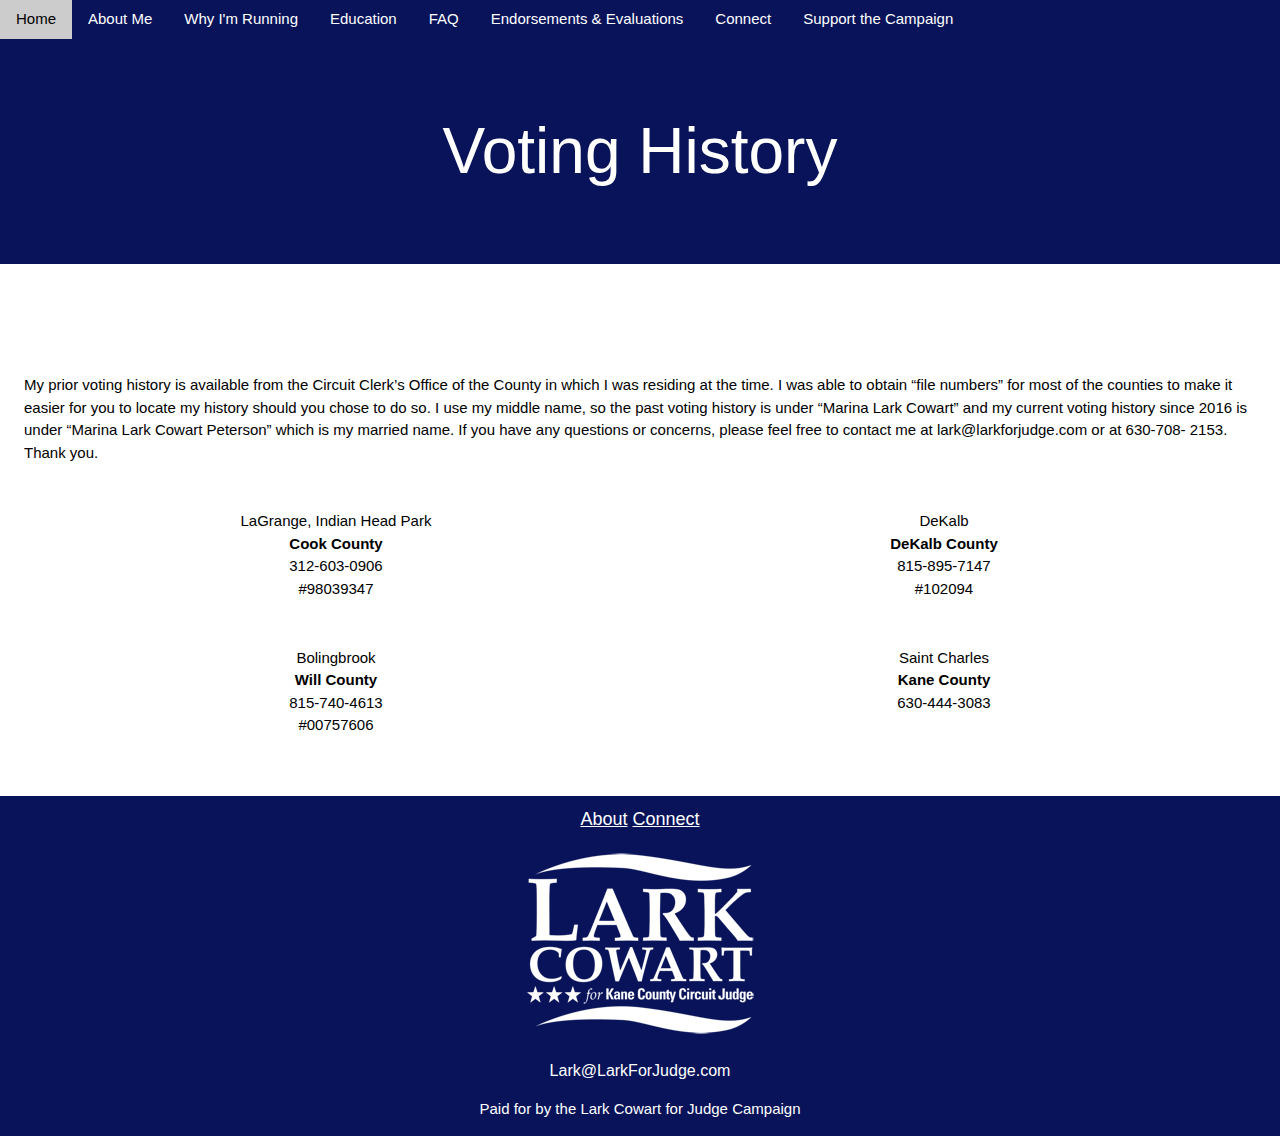
<file: voting-history.html>
<!DOCTYPE html>
<html lang="en">
	<head>
                <!-- Global site tag (gtag.js) - Google Analytics -->
                <script async src="https://www.googletagmanager.com/gtag/js?id=UA-113552208-1"></script>
		<script src="scripts/gtag.js"></script>
		<title>Lark Cowart for Kane County Circuit Judge</title>
		<meta charset="utf-8">
		<meta name="viewport" content="width=device-width, initial-scale=1">
		<!--link rel="stylesheet" type="text/css" href="w3.css"-->
		<link rel="stylesheet" href="https://www.w3schools.com/w3css/4/w3.css">
		<!--link rel="stylesheet" href="https://www.w3schools.com/lib/w3-colors-highway.css"-->
		<link rel="stylesheet" href="larkforjudge.css">
		<script src="scripts/inc.js"></script>
		<script src="scripts/smallmenu.js"></script>
	</head>
	<body>
		<div w3-include-html="navigation.html"></div>

		<div class="w3-container w3-theme w3-center w3-jumbo">
			<p>Voting History</p>
		</div>

		<br><br><br>

		<div class="w3-panel w3-padding-large">
			<p>My prior voting history is available from the Circuit Clerk’s Office of the County in which I was residing at the time. I was able to obtain “file numbers” for most of the counties to make it easier for you to locate my history should you chose to do so. I use my middle name, so the past voting history is under “Marina Lark Cowart” and my current voting history since 2016 is under “Marina Lark Cowart Peterson” which is my married name. If you have any questions or concerns, please feel free to contact me at lark@larkforjudge.com or at 630-708- 2153. Thank you.</p>

		<div class="w3-row-padding">

			<div class="w3-half w3-container">
			  <div class="w3-panel w3-center">
				  <p>LaGrange, Indian Head Park<br>
				  <b>Cook County</b><br>
				  312-603-0906<br>
				  #98039347</p>
			  </div>
			     
			  <div class="w3-panel w3-center">
				  <p>Bolingbrook<br>
				  <b>Will County</b><br>
				  815-740-4613<br>
				  #00757606</p>
			  </div>
			</div>

			<div class="w3-half w3-container">
			  <div class="w3-panel w3-center">
				  <p>DeKalb<br>
				  <b>DeKalb County</b><br>
				  815-895-7147<br>
				  #102094</p>
			  </div>

			  <div class="w3-panel w3-center">
				  <p>Saint Charles<br>
				  <b>Kane County</b><br>
				  630-444-3083<br></p>
			  </div>
			</div>

		</div>
		</div>

		<div w3-include-html="footer.html"></div>

		<script>
		includeHTML();
		</script>
	</body>
</html>
</file>
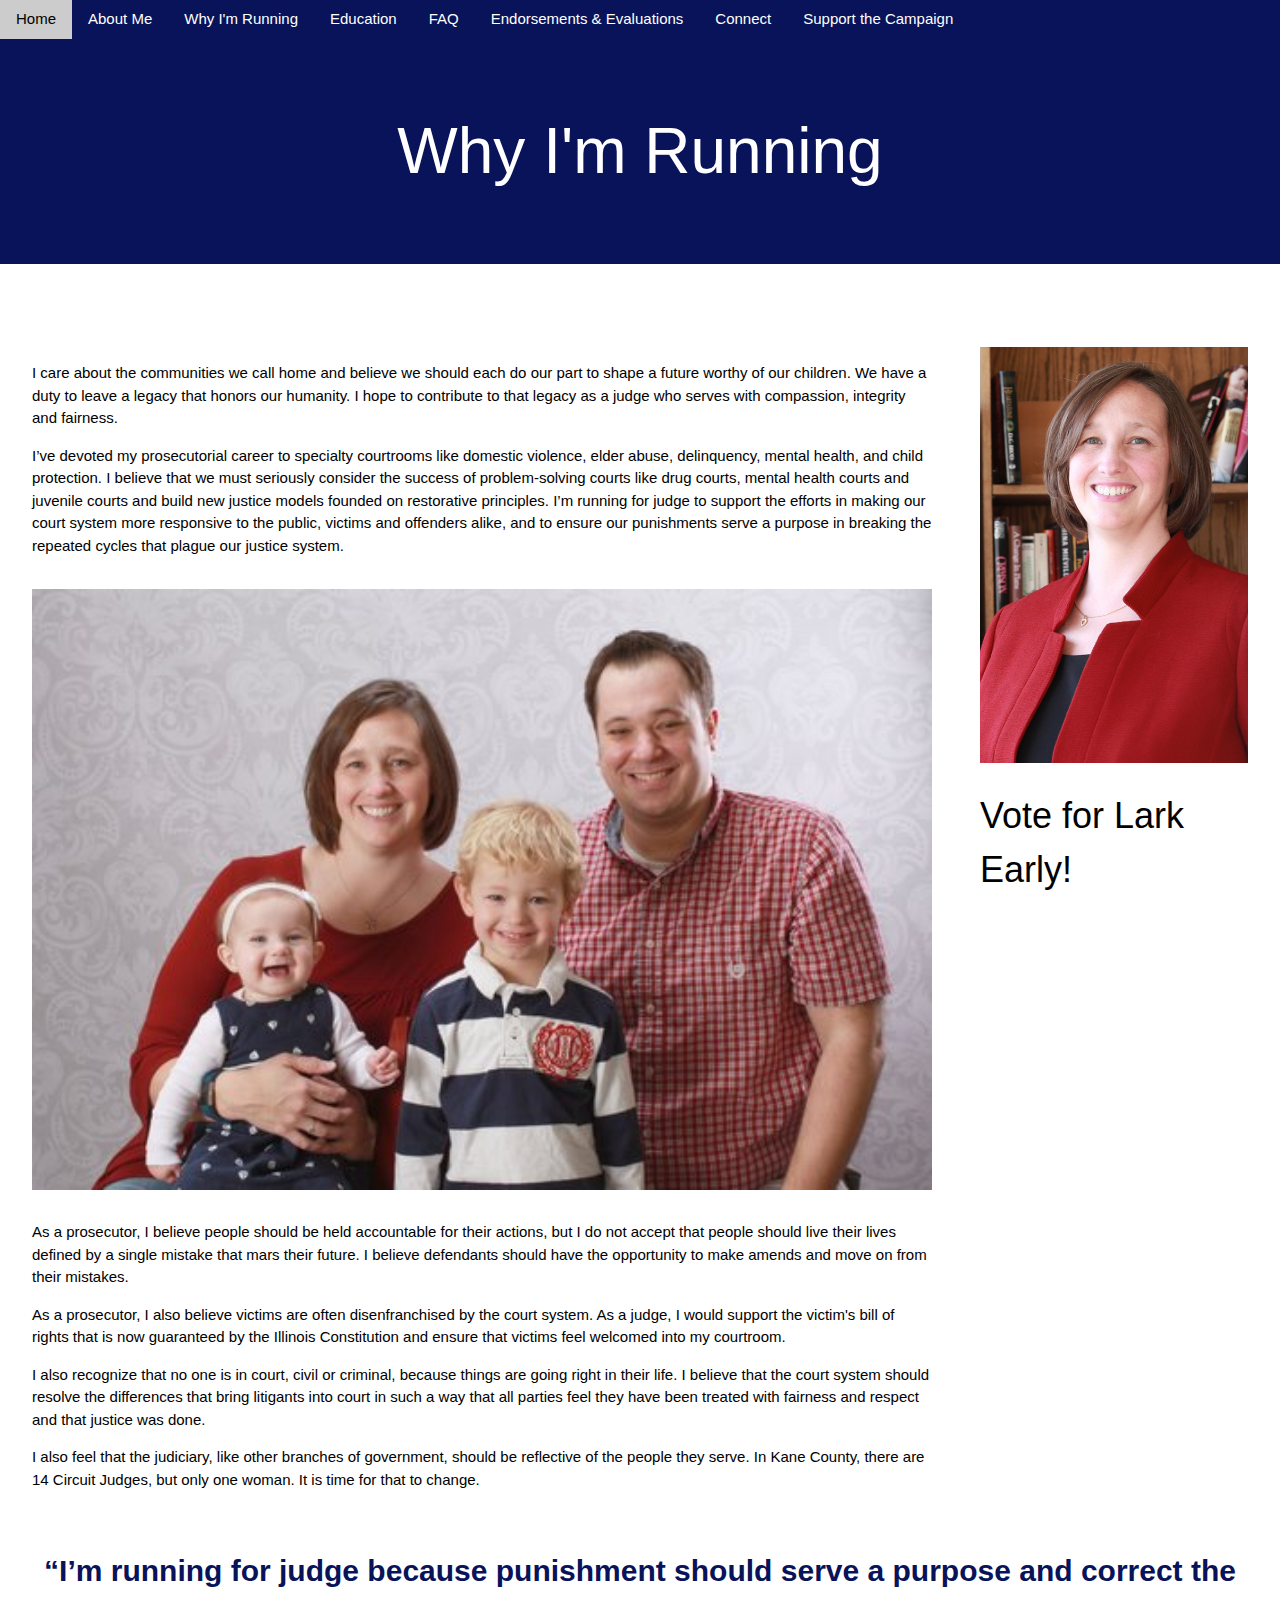
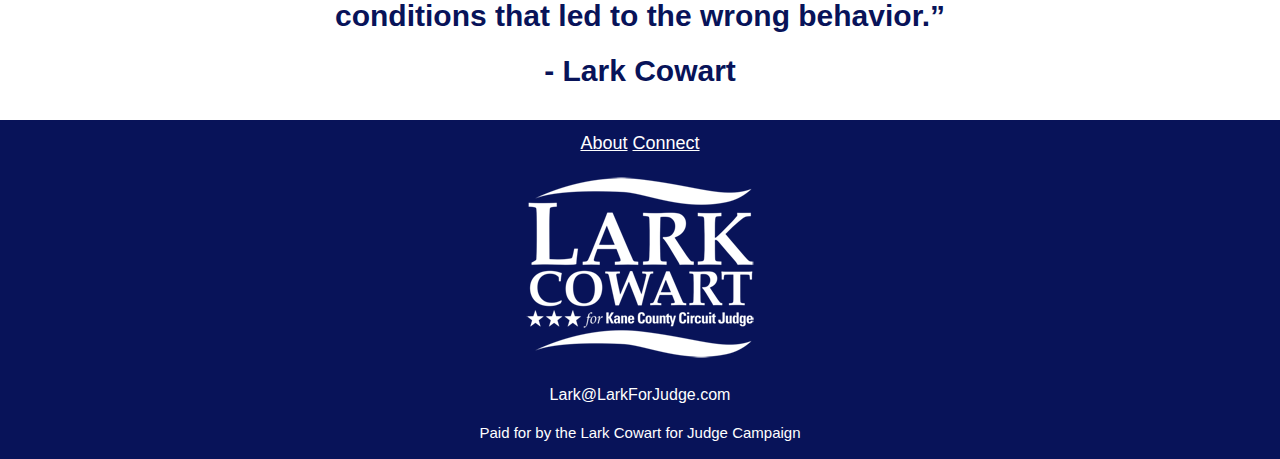
<file: why-im-running.html>
<!DOCTYPE html>
<html lang="en">
	<head>
                <!-- Global site tag (gtag.js) - Google Analytics -->
                <script async src="https://www.googletagmanager.com/gtag/js?id=UA-113552208-1"></script>
		<script src="scripts/gtag.js"></script>
		<title>Lark Cowart for Kane County Circuit Judge</title>
		<meta charset="utf-8">
		<meta name="viewport" content="width=device-width, initial-scale=1">
		<!--link rel="stylesheet" type="text/css" href="w3.css"-->
		<link rel="stylesheet" href="https://www.w3schools.com/w3css/4/w3.css">
		<!--link rel="stylesheet" href="https://www.w3schools.com/lib/w3-colors-highway.css"-->
		<link rel="stylesheet" href="larkforjudge.css">
		<script src="scripts/inc.js"></script>
		<script src="scripts/smallmenu.js"></script>
	</head>
	<body>
		<div w3-include-html="navigation.html"></div>

		<div class="w3-container w3-theme w3-center w3-jumbo">
	  		<p>Why I'm Running</p>
		</div>

		<br><br><br>

		<div class="w3-row-padding">

			<div class="w3-threequarter w3-container">
			  <div class="w3-panel">
			    <p>I care about the communities we call home and believe we should each do our part to shape a future worthy of our children.  We have a duty to leave a legacy that honors our humanity.  I hope to contribute to that legacy as a judge who serves with compassion, integrity and fairness.</p>
			    <p>I’ve devoted my prosecutorial career to specialty courtrooms like domestic violence, elder abuse, delinquency, mental health, and child protection. I believe that we must seriously consider the success of problem-solving courts like drug courts, mental health courts and juvenile courts and build new justice models founded on restorative principles. I’m running for judge to support the efforts in making our court system more responsive to the public, victims and offenders alike, and to ensure our punishments serve a purpose in breaking the repeated cycles that plague our justice system.</p>
			  </div>

			  <div class="w3-panel"> 
			    <img src="images/lark-family.jpg" alt="Lark Cowart's family" style="width:100%">	
			  </div>

			  <div class="w3-panel">
			    <p>As a prosecutor, I believe people should be held accountable for their actions, but I do not accept that people should live their lives defined by a single mistake that mars their future.  I believe defendants should have the opportunity to make amends and move on from their mistakes.</p> 
			    <p>As a prosecutor, I also believe victims are often disenfranchised by the court system.  As a judge, I would support the victim's bill of rights that is now guaranteed by the Illinois Constitution and ensure that victims feel welcomed into my courtroom.</p>
			    <p>I also recognize that no one is in court, civil or criminal, because things are going right in their life.  I believe that the court system should resolve the differences that bring litigants into court in such a way that all parties feel they have been treated with fairness and respect and that justice was done.</p>
			    <p>I also feel that the judiciary, like other branches of government, should be reflective of the people they serve. In Kane County, there are 14 Circuit Judges, but only one woman.  It is time for that to change.</p>
			  </div>

			</div>

			<div class="w3-quarter w3-container">
			  <div class="w3-panel"> 
			    <img src="images/LarkPortrait.jpg" alt="Portrait of Lark Cowart" style="width:100%">	
			  </div>

			  <div class="w3-panel">
			    <h1>Vote for Lark Early!</h1>
			  </div>

			</div>

		</div>

		<div class="w3-panel w3-text-theme w3-center"> 
			<h2><b>“I’m running for judge because punishment should serve a purpose and correct the conditions that led to the wrong behavior.”</b></h3>
			<h2><b> - Lark Cowart</b></h2>
		</div>
		
		<div w3-include-html="footer.html"></div>

		<script>
		includeHTML();
		</script>
	</body>
</html>
</file>
<file: larkforjudge.css>
.w3-theme-l5 {color:#000 !important; background-color:#e8ebfd !important}
.w3-theme-l4 {color:#000 !important; background-color:#b3bcf8 !important}
.w3-theme-l3 {color:#fff !important; background-color:#6779f2 !important}
.w3-theme-l2 {color:#fff !important; background-color:#1b37eb !important}
.w3-theme-l1 {color:#fff !important; background-color:#0e22a5 !important}
.w3-theme-d1 {color:#fff !important; background-color:#071150 !important}
.w3-theme-d2 {color:#fff !important; background-color:#060f47 !important}
.w3-theme-d3 {color:#fff !important; background-color:#050d3e !important}
.w3-theme-d4 {color:#fff !important; background-color:#050b35 !important}
.w3-theme-d5 {color:#fff !important; background-color:#04092d !important}

.w3-theme-light {color:#000 !important; background-color:#e8ebfd !important}
.w3-theme-dark {color:#fff !important; background-color:#04092d !important}
.w3-theme-action {color:#fff !important; background-color:#04092d !important}

.w3-theme {color:#fff !important; background-color:#081359 !important}
.w3-text-theme {color:#081359 !important}
.w3-border-theme {border-color:#081359 !important}

.w3-hover-theme:hover {color:#fff !important; background-color:#081359 !important}
.w3-hover-text-theme {color:#081359 !important}
.w3-hover-border-theme:hover {border-color:#081359 !important}
</file>
